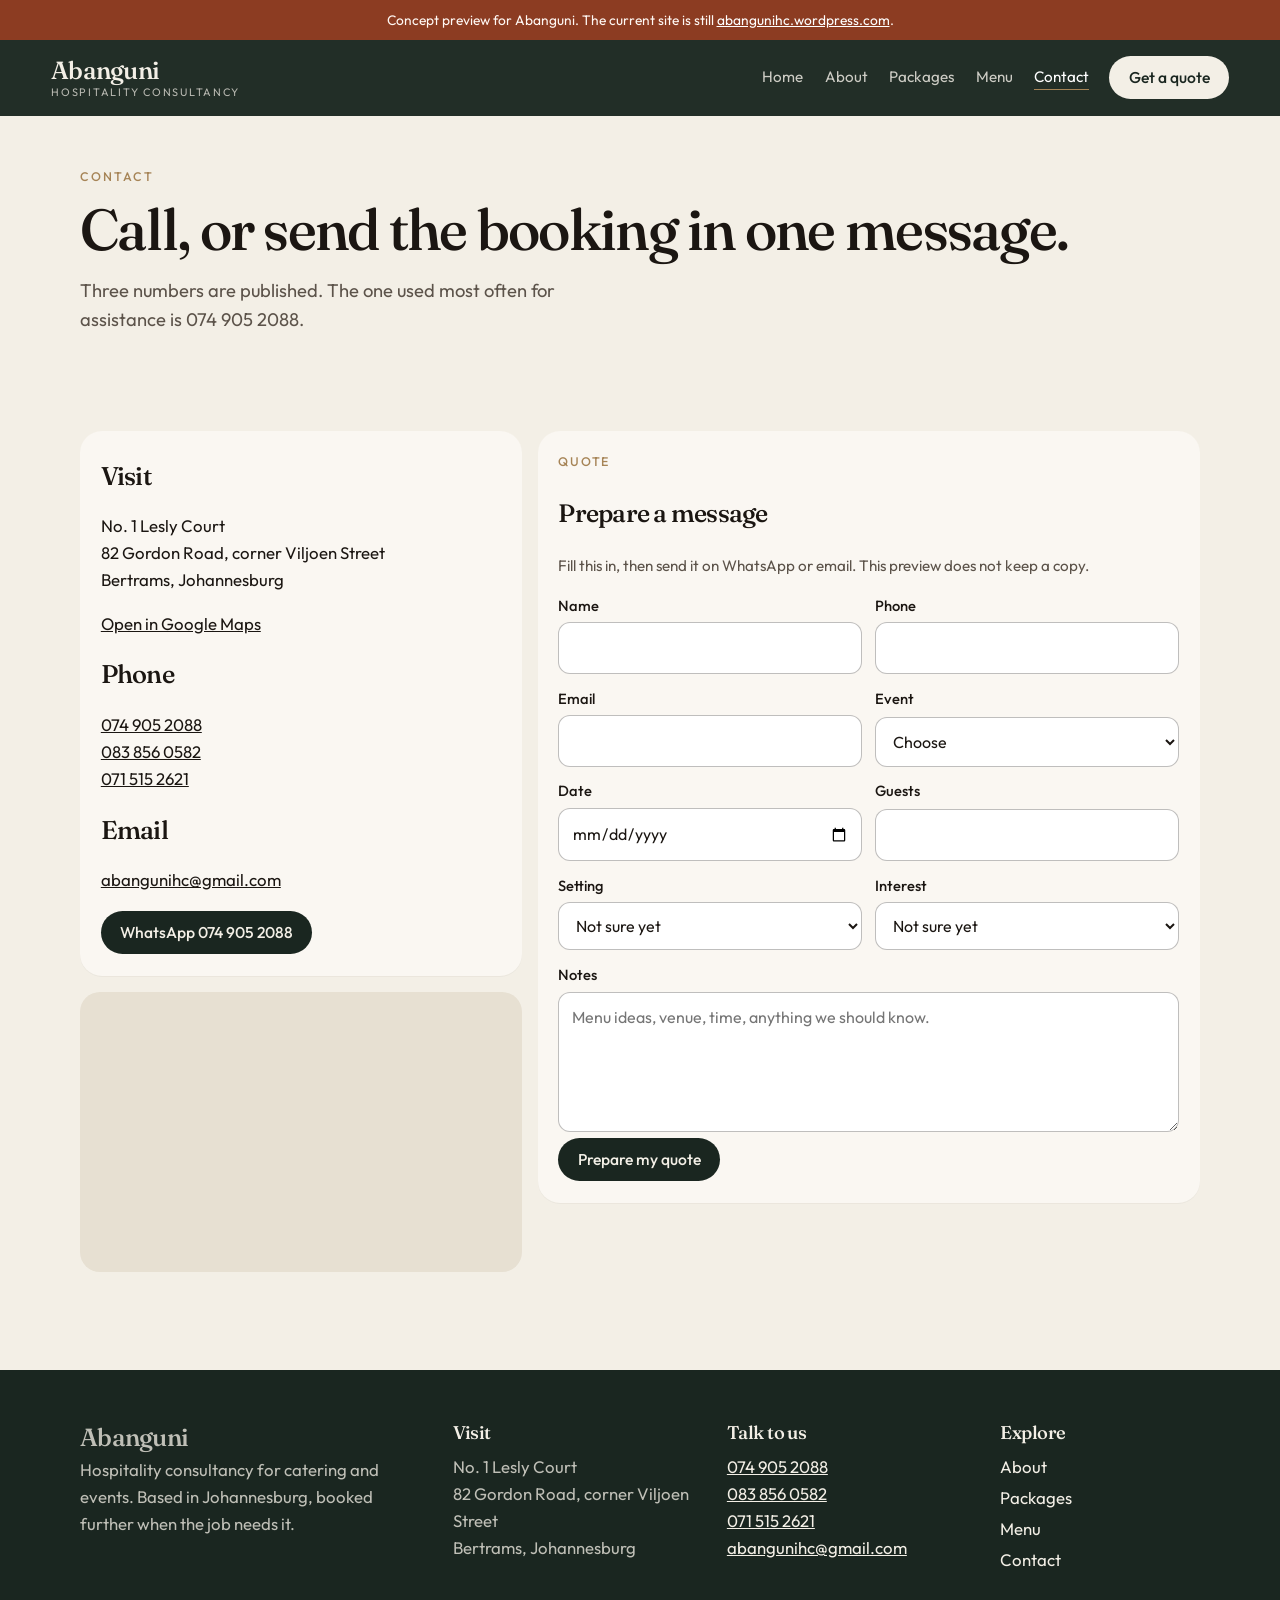
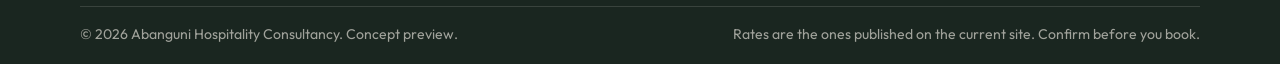
<file: contact.html>
<!DOCTYPE html>
<html lang="en-ZA">
<head>
  <meta charset="utf-8">
  <meta name="viewport" content="width=device-width, initial-scale=1">
  <meta name="robots" content="noindex">
  <title>Contact · Abanguni Hospitality Consultancy</title>
  <meta name="description" content="Call, WhatsApp or email Abanguni Hospitality Consultancy in Bertrams, Johannesburg. Prepare a quote and send it yourself.">
  <link rel="icon" href="favicon.svg" type="image/svg+xml">
  <link rel="preconnect" href="https://fonts.googleapis.com">
  <link rel="preconnect" href="https://fonts.gstatic.com" crossorigin>
  <link href="https://fonts.googleapis.com/css2?family=Fraunces:ital,opsz,wght@0,9..144,520;0,9..144,620;1,9..144,500&family=Outfit:wght@300;400;500;600&display=swap" rel="stylesheet">
  <link rel="stylesheet" href="css/styles.css">
</head>
<body>
  <a class="skip" href="#main">Skip to content</a>
  <div class="preview-bar">Concept preview for Abanguni. The current site is still <a href="https://abangunihc.wordpress.com">abangunihc.wordpress.com</a>.</div>
  <header class="site-header">
    <a class="logo" href="index.html">
      <span class="logo-mark">Abanguni</span>
      <span class="logo-sub">Hospitality Consultancy</span>
    </a>
    <button class="nav-toggle" type="button" aria-expanded="false" aria-controls="site-nav">Menu</button>
    <nav id="site-nav" class="site-nav" aria-label="Primary">
      <a href="index.html">Home</a>
      <a href="about.html">About</a>
      <a href="packages.html">Packages</a>
      <a href="menu.html">Menu</a>
      <a href="contact.html" aria-current="page">Contact</a>
    </nav>
    <a class="btn btn-light header-cta" href="#quote">Get a quote</a>
  </header>
  <main id="main">
    <section class="page-hero">
      <div class="wrap">
        <p class="eyebrow">Contact</p>
        <h1>Call, or send the booking in one message.</h1>
        <p class="lede">Three numbers are published. The one used most often for assistance is 074 905 2088.</p>
      </div>
    </section>
    <section class="section">
      <div class="wrap contact-grid">
        <div>
          <article class="info-card">
            <h2>Visit</h2>
            <p>No. 1 Lesly Court<br>82 Gordon Road, corner Viljoen Street<br>Bertrams, Johannesburg</p>
            <p><a href="https://maps.google.com/?q=82+Gordon+Road+corner+Viljoen+Street+Bertrams+Johannesburg" target="_blank" rel="noopener">Open in Google Maps</a></p>
            <h2>Phone</h2>
            <p>
              <a href="tel:+27749052088">074 905 2088</a><br>
              <a href="tel:+27838560582">083 856 0582</a><br>
              <a href="tel:+27715152621">071 515 2621</a>
            </p>
            <h2>Email</h2>
            <p><a href="mailto:abangunihc@gmail.com">abangunihc@gmail.com</a></p>
            <a class="btn" href="https://wa.me/27749052088" target="_blank" rel="noopener">WhatsApp 074 905 2088</a>
          </article>
          <iframe class="map" title="Map of Abanguni in Bertrams, Johannesburg" loading="lazy" referrerpolicy="no-referrer-when-downgrade" src="https://maps.google.com/maps?q=82%20Gordon%20Road%20Bertrams%20Johannesburg&z=16&output=embed"></iframe>
        </div>
        <form class="quote-card quote-form" id="quote">
          <p class="kicker">Quote</p>
          <h2>Prepare a message</h2>
          <p class="paper-fine">Fill this in, then send it on WhatsApp or email. This preview does not keep a copy.</p>
          <div class="form-grid">
            <label class="field">Name <span class="error">Add your name.</span><input name="name" required autocomplete="name"></label>
            <label class="field">Phone <span class="error">Add a number we can call.</span><input name="phone" required autocomplete="tel" inputmode="tel"></label>
            <label class="field">Email <span class="error">That email does not look complete.</span><input name="email" type="email" autocomplete="email"></label>
            <label class="field">Event <span class="error">Choose the kind of event.</span>
              <select name="event" required>
                <option value="">Choose</option>
                <option>Wedding</option>
                <option>Birthday</option>
                <option>Kids party</option>
                <option>Corporate</option>
                <option>Cocktail party</option>
                <option>Funeral</option>
                <option>Family function</option>
                <option>Drop-off</option>
                <option>Other</option>
              </select>
            </label>
            <label class="field">Date <input name="date" type="date"></label>
            <label class="field">Guests <span class="error">Use a guest count of at least 1.</span><input name="guests" type="number" min="1" inputmode="numeric"></label>
            <label class="field">Setting
              <select name="setting">
                <option value="">Not sure yet</option>
                <option>Indoor</option>
                <option>Outdoor</option>
                <option>Drop-off</option>
              </select>
            </label>
            <label class="field">Interest
              <select name="package">
                <option value="">Not sure yet</option>
                <option>Wedding for 100 guests</option>
                <option>Wedding for 150 guests</option>
                <option>Wedding for 200 guests</option>
                <option>Plated menu</option>
                <option>Breakfast</option>
                <option>Finger food</option>
                <option>Kids party</option>
                <option>Drop-off</option>
              </select>
            </label>
            <label class="field wide">Notes <textarea name="notes" placeholder="Menu ideas, venue, time, anything we should know."></textarea></label>
          </div>
          <div class="form-actions">
            <button class="btn" type="submit">Prepare my quote</button>
          </div>
          <div class="quote-ready" hidden>
            <h3>Ready to send</h3>
            <p class="paper-fine">Nothing has been sent yet. Use WhatsApp or email, or copy the message.</p>
            <textarea data-output readonly></textarea>
            <div class="form-actions">
              <a class="btn" data-wa href="https://wa.me/27749052088" target="_blank" rel="noopener">Send on WhatsApp</a>
              <a class="btn btn-ghost" data-mail href="mailto:abangunihc@gmail.com">Send by email</a>
              <button class="btn btn-ghost" type="button" data-copy>Copy</button>
            </div>
          </div>
        </form>
      </div>
    </section>
  </main>
  <footer class="site-footer">
    <div class="wrap footer-grid">
      <div>
        <p class="logo-mark">Abanguni</p>
        <p>Hospitality consultancy for catering and events. Based in Johannesburg, booked further when the job needs it.</p>
      </div>
      <div>
        <h2>Visit</h2>
        <p>No. 1 Lesly Court<br>82 Gordon Road, corner Viljoen Street<br>Bertrams, Johannesburg</p>
      </div>
      <div>
        <h2>Talk to us</h2>
        <p>
          <a href="tel:+27749052088">074 905 2088</a><br>
          <a href="tel:+27838560582">083 856 0582</a><br>
          <a href="tel:+27715152621">071 515 2621</a><br>
          <a href="mailto:abangunihc@gmail.com">abangunihc@gmail.com</a>
        </p>
      </div>
      <div>
        <h2>Explore</h2>
        <div class="footer-links">
          <a href="about.html">About</a>
          <a href="packages.html">Packages</a>
          <a href="menu.html">Menu</a>
          <a href="contact.html">Contact</a>
        </div>
      </div>
    </div>
    <div class="wrap footer-base">
      <p>© <span data-year>2026</span> Abanguni Hospitality Consultancy. Concept preview.</p>
      <p>Rates are the ones published on the current site. Confirm before you book.</p>
    </div>
  </footer>
  <div class="mobile-bar">
    <a href="tel:+27749052088">Call</a>
    <a href="https://wa.me/27749052088">WhatsApp</a>
  </div>
  <script src="js/site.js"></script>
</body>
</html>
</file>
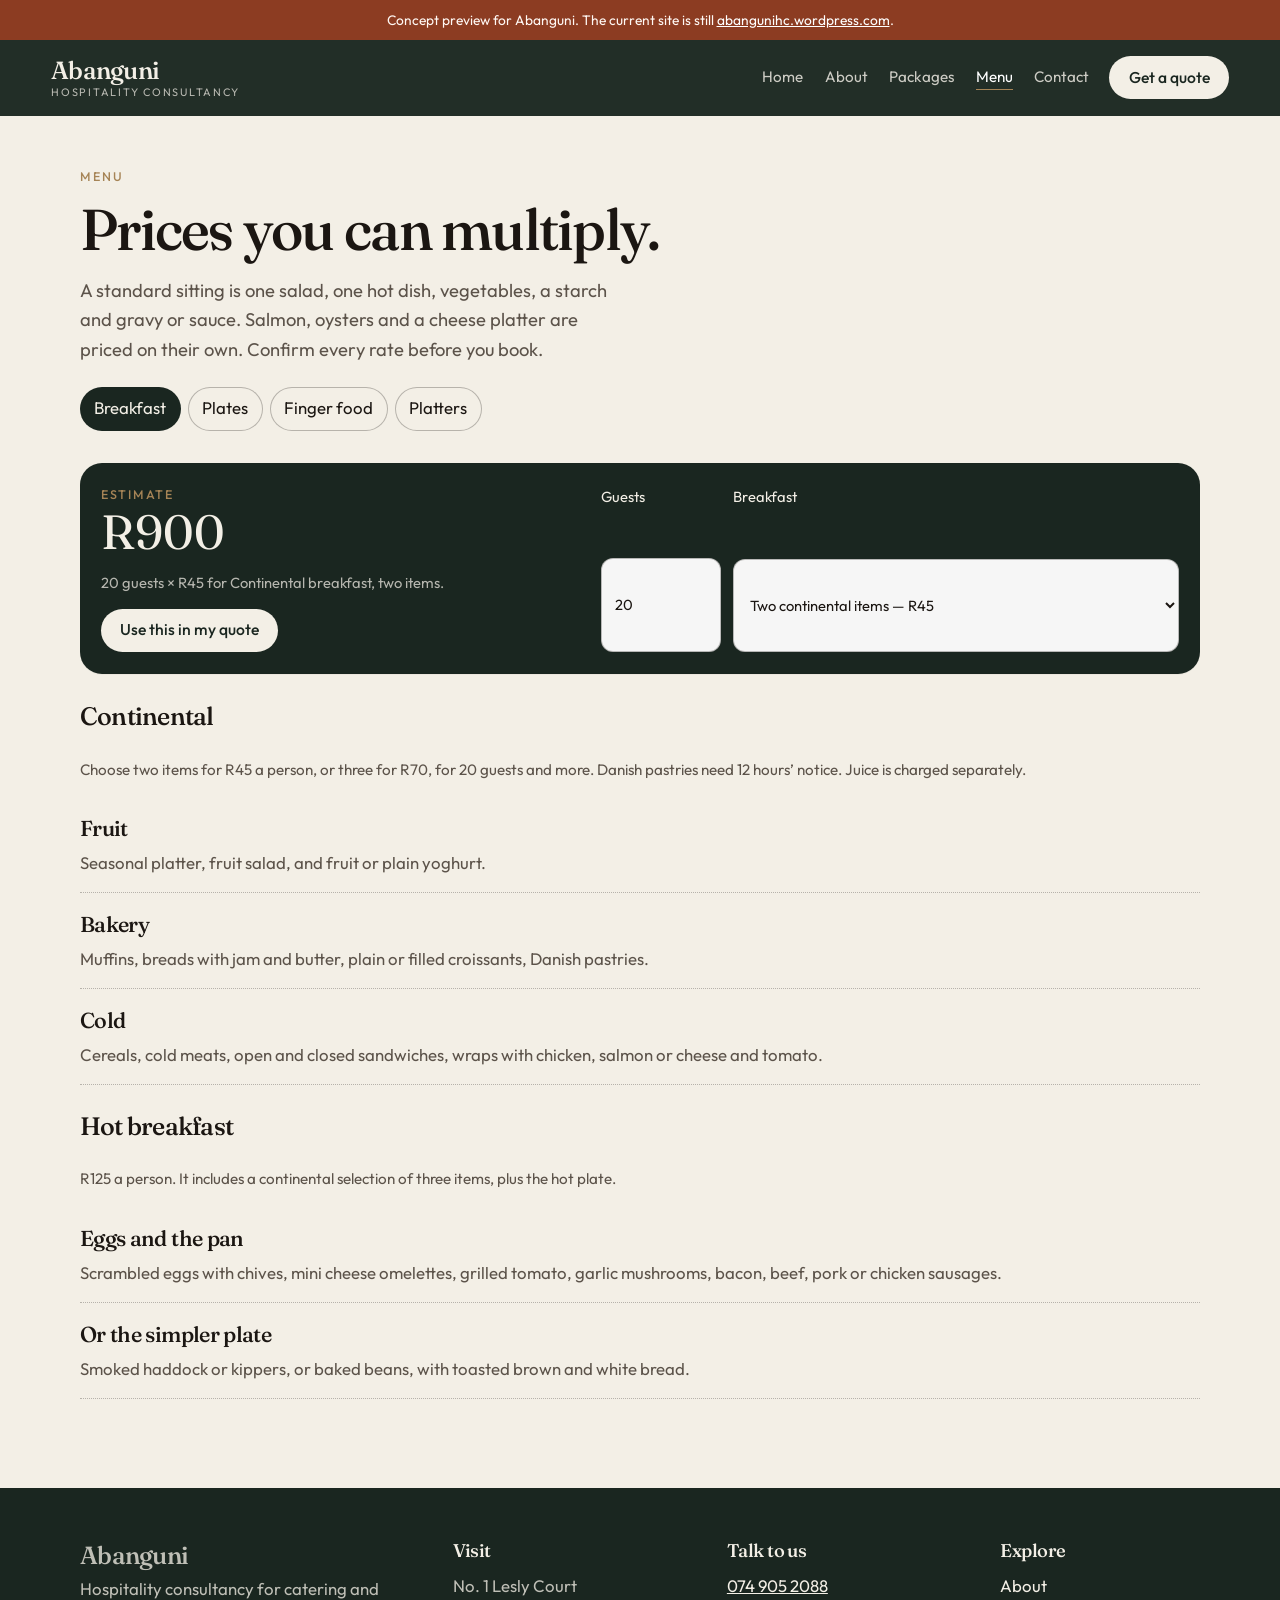
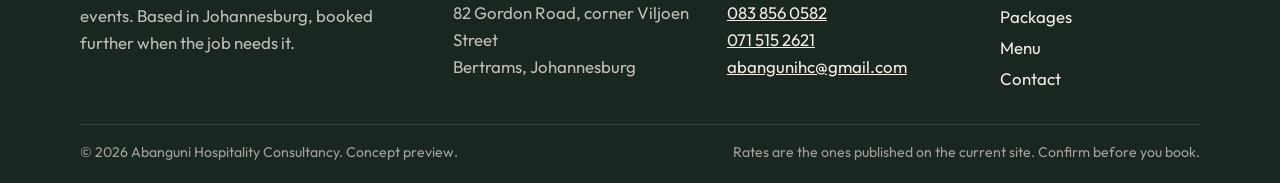
<file: menu.html>
<!DOCTYPE html>
<html lang="en-ZA">
<head>
  <meta charset="utf-8">
  <meta name="viewport" content="width=device-width, initial-scale=1">
  <meta name="robots" content="noindex">
  <title>Menu · Abanguni Hospitality Consultancy</title>
  <meta name="description" content="Abanguni’s catering menu: breakfast, plated chicken, lamb, beef and fish, finger food and platters, with per-person prices.">
  <link rel="icon" href="favicon.svg" type="image/svg+xml">
  <link rel="preconnect" href="https://fonts.googleapis.com">
  <link rel="preconnect" href="https://fonts.gstatic.com" crossorigin>
  <link href="https://fonts.googleapis.com/css2?family=Fraunces:ital,opsz,wght@0,9..144,520;0,9..144,620;1,9..144,500&family=Outfit:wght@300;400;500;600&display=swap" rel="stylesheet">
  <link rel="stylesheet" href="css/styles.css">
</head>
<body>
  <a class="skip" href="#main">Skip to content</a>
  <div class="preview-bar">Concept preview for Abanguni. The current site is still <a href="https://abangunihc.wordpress.com">abangunihc.wordpress.com</a>.</div>
  <header class="site-header">
    <a class="logo" href="index.html">
      <span class="logo-mark">Abanguni</span>
      <span class="logo-sub">Hospitality Consultancy</span>
    </a>
    <button class="nav-toggle" type="button" aria-expanded="false" aria-controls="site-nav">Menu</button>
    <nav id="site-nav" class="site-nav" aria-label="Primary">
      <a href="index.html">Home</a>
      <a href="about.html">About</a>
      <a href="packages.html">Packages</a>
      <a href="menu.html" aria-current="page">Menu</a>
      <a href="contact.html">Contact</a>
    </nav>
    <a class="btn btn-light header-cta" href="contact.html#quote">Get a quote</a>
  </header>
  <main id="main">
    <section class="page-hero">
      <div class="wrap">
        <p class="eyebrow">Menu</p>
        <h1>Prices you can multiply.</h1>
        <p class="lede">A standard sitting is one salad, one hot dish, vegetables, a starch and gravy or sauce. Salmon, oysters and a cheese platter are priced on their own. Confirm every rate before you book.</p>
        <div class="tabs" data-tabs role="tablist" aria-label="Menu sections">
          <button type="button" role="tab" aria-selected="true" aria-controls="breakfast" id="tab-breakfast">Breakfast</button>
          <button type="button" role="tab" aria-selected="false" aria-controls="plates" id="tab-plates">Plates</button>
          <button type="button" role="tab" aria-selected="false" aria-controls="finger" id="tab-finger">Finger food</button>
          <button type="button" role="tab" aria-selected="false" aria-controls="platters" id="tab-platters">Platters</button>
        </div>
      </div>
    </section>

    <section class="section" id="breakfast" role="tabpanel" aria-labelledby="tab-breakfast" style="padding-top: 0">
      <div class="wrap">
        <form class="estimate" data-estimate="breakfast" data-event="Corporate" data-package="Breakfast">
          <div>
            <p class="kicker">Estimate</p>
            <p class="total" data-total>R0</p>
            <p class="fine" data-note>Add a guest count to see the total.</p>
            <button class="btn btn-light" type="button" data-send-estimate>Use this in my quote</button>
          </div>
          <div class="controls">
            <label>Guests <input data-guests type="number" min="1" value="20" inputmode="numeric"></label>
            <label>Breakfast
              <select data-choice>
                <option value="45" data-name="Continental breakfast, two items" data-min="20">Two continental items — R45</option>
                <option value="70" data-name="Continental breakfast, three items" data-min="20">Three continental items — R70</option>
                <option value="125" data-name="Full hot breakfast">Full hot breakfast — R125</option>
              </select>
            </label>
          </div>
        </form>
        <h2>Continental</h2>
        <p class="paper-fine">Choose two items for R45 a person, or three for R70, for 20 guests and more. Danish pastries need 12 hours’ notice. Juice is charged separately.</p>
        <article class="dish"><div><h3>Fruit</h3><p>Seasonal platter, fruit salad, and fruit or plain yoghurt.</p></div></article>
        <article class="dish"><div><h3>Bakery</h3><p>Muffins, breads with jam and butter, plain or filled croissants, Danish pastries.</p></div></article>
        <article class="dish"><div><h3>Cold</h3><p>Cereals, cold meats, open and closed sandwiches, wraps with chicken, salmon or cheese and tomato.</p></div></article>
        <h2>Hot breakfast</h2>
        <p class="paper-fine">R125 a person. It includes a continental selection of three items, plus the hot plate.</p>
        <article class="dish"><div><h3>Eggs and the pan</h3><p>Scrambled eggs with chives, mini cheese omelettes, grilled tomato, garlic mushrooms, bacon, beef, pork or chicken sausages.</p></div></article>
        <article class="dish"><div><h3>Or the simpler plate</h3><p>Smoked haddock or kippers, or baked beans, with toasted brown and white bread.</p></div></article>
      </div>
    </section>

    <section class="section" id="plates" role="tabpanel" aria-labelledby="tab-plates" hidden style="padding-top: 0">
      <div class="wrap">
        <form class="estimate" data-estimate="plates" data-event="Family function" data-package="Plated menu">
          <div>
            <p class="kicker">Estimate</p>
            <p class="total" data-total>R0</p>
            <p class="fine" data-note>Add a guest count to see the total.</p>
            <button class="btn btn-light" type="button" data-send-estimate>Use this in my quote</button>
          </div>
          <div class="controls">
            <label>Guests <input data-guests type="number" min="1" value="50" inputmode="numeric"></label>
            <label>Plate
              <select data-choice>
                <option value="110" data-name="Chicken plate">Chicken — R110</option>
                <option value="120" data-name="Lamb plate">Lamb — R120</option>
                <option value="120" data-name="Beef plate">Beef — R120</option>
                <option value="125" data-name="Fish plate">Fish — R125</option>
              </select>
            </label>
          </div>
        </form>
        <h2>One hot dish</h2>
        <p class="paper-fine">Each price is one dish with salad, vegetables, starch and gravy or sauce. Pick one from each side list.</p>
        <article class="dish"><div><h3>Chicken</h3><p>Cajun roast, slow stew, mild coconut curry, chicken à la king, or biryani with an African twist.</p></div><span class="cost">R110</span></article>
        <article class="dish"><div><h3>Lamb</h3><p>Slow stew, knuckle or shoulder, coconut curry, grilled loin chops or shoulder, whole roasted leg with rosemary, garlic and thyme, or mutton biryani.</p></div><span class="cost">R120</span></article>
        <article class="dish"><div><h3>Beef</h3><p>Stew with mushroom, herb-crusted loin carved medium or well done, grilled boerewors, mini sirloin, or a portioned T-bone.</p></div><span class="cost">R120</span></article>
        <article class="dish"><div><h3>Fish</h3><p>Grilled fish of the day with lemon butter, seafood curry with coconut, or fish and chips.</p></div><span class="cost">R125</span></article>

        <h2>With it</h2>
        <div class="menu-sample">
          <article class="panel">
            <h3>Salad, choose one</h3>
            <ul>
              <li>Green salad with feta, tomato and olives</li>
              <li>Pasta salad with peppers and chives</li>
              <li>Carrot and onion with mango and sweet chilli</li>
              <li>Beetroot with chutney</li>
              <li>Smoked chicken with a light curry sauce</li>
              <li>Potato salad with egg</li>
              <li>Chakalaka with cabbage and spinach</li>
              <li>Coleslaw</li>
              <li>Parma ham, parmesan and spanspek</li>
              <li>Caesar, with bacon, chicken or anchovy</li>
              <li>Calamari with peppers and onion</li>
              <li>Smoked salmon, priced separately</li>
              <li>Garlic mushroom with cheddar, priced separately</li>
              <li>Prawn and avocado cocktail, with a Tabasco dressing</li>
            </ul>
            <p class="paper-fine">A few salads were marked on the old menu as adding R12 to R15. Ask which ones still do.</p>
          </article>
          <article class="panel">
            <h3>Vegetables, starch, gravy</h3>
            <ul>
              <li>Steamed or garlic-grilled mixed vegetables</li>
              <li>Roasted butternut with cinnamon</li>
              <li>Spinach with garlic and onion, or creamed spinach</li>
              <li>Broccoli and cauliflower with cheese sauce</li>
              <li>Savoury rice, roast potatoes, mash, couscous, dumplings or pap</li>
              <li>Samp, plain or with beans, ordered 24 hours ahead</li>
              <li>Bread</li>
              <li>Tomato, mutton or chicken gravy</li>
            </ul>
            <h3>Vegetarian, instead of the meat</h3>
            <ul>
              <li>Napolitana pasta</li>
              <li>Creamy pasta with grilled vegetables</li>
              <li>Mushroom risotto</li>
              <li>Vegetable biryani</li>
              <li>Vegetable lasagne</li>
              <li>Mushroom and spinach with cheese sauce</li>
            </ul>
          </article>
        </div>
      </div>
    </section>

    <section class="section" id="finger" role="tabpanel" aria-labelledby="tab-finger" hidden style="padding-top: 0">
      <div class="wrap">
        <form class="estimate" data-estimate="finger" data-event="Cocktail party" data-package="Finger food">
          <div>
            <p class="kicker">Estimate</p>
            <p class="total" data-total>R0</p>
            <p class="fine" data-note>Add a guest count to see the total.</p>
            <button class="btn btn-light" type="button" data-send-estimate>Use this in my quote</button>
          </div>
          <div class="controls">
            <label>Guests <input data-guests type="number" min="1" value="40" inputmode="numeric"></label>
            <label>Spread
              <select data-choice>
                <option value="90" data-name="Finger food, 3 items">3 items — R90</option>
                <option value="135" data-name="Finger food, 3 cold and 4 hot">3 cold and 4 hot — R135</option>
                <option value="160" data-name="Finger food, 3 cold and 5 hot">3 cold and 5 hot — R160</option>
              </select>
            </label>
          </div>
        </form>
        <h2>Pass-around food</h2>
        <div class="menu-sample">
          <article class="panel">
            <h3>Cold</h3>
            <ul>
              <li>Open canapés</li>
              <li>Vegetable crudités with dip</li>
              <li>Mini pitas with vegetarian fillings</li>
            </ul>
          </article>
          <article class="panel">
            <h3>Hot</h3>
            <ul>
              <li>Mini meatballs, spring rolls, vegetarian quiche</li>
              <li>Chicken drumsticks and skewers</li>
              <li>Lamb chops and skewers</li>
              <li>Beef kebabs with peppers</li>
              <li>Fish fillets, fried or grilled</li>
              <li>Potato wedges, mini pies, sausage rolls</li>
            </ul>
          </article>
        </div>
      </div>
    </section>

    <section class="section" id="platters" role="tabpanel" aria-labelledby="tab-platters" hidden style="padding-top: 0">
      <div class="wrap">
        <h2>Platters</h2>
        <p class="paper-fine">These are snacks. For a full lunch, use a plated menu. Desserts are charged on their own.</p>
        <article class="dish"><div><h3>Scones and muffins</h3></div><span class="cost">R250</span></article>
        <article class="dish"><div><h3>Sandwiches</h3><p>Wraps, spinach and feta pitas, and closed sandwiches: tuna, ham and cheese, tomato and cheese, chicken mayonnaise.</p></div><span class="cost">R350</span></article>
        <article class="dish"><div><h3>Vegetarian</h3><p>Spring rolls, quiche and deep-fried mushrooms.</p></div><span class="cost">R300</span></article>
        <article class="dish"><div><h3>Chicken</h3><p>Drumsticks, sticky winglets, mini pies and skewers.</p></div><span class="cost">R550</span></article>
        <article class="dish"><div><h3>Meat</h3><p>Meatballs, beef skewers, lamb skewers or chops, chicken drumsticks.</p></div><span class="cost">R700</span></article>
        <article class="dish"><div><h3>Seafood, for 10</h3><p>Crumbed calamari, fish fingers, grilled fish and fish cakes.</p></div><span class="cost">R750</span></article>
        <h2>Desserts, priced when you order</h2>
        <div class="chip-row">
          <span class="chip">Chocolate mousse</span>
          <span class="chip">Carrot cake</span>
          <span class="chip">Fruit tartlets</span>
          <span class="chip">Fruit salad and ice cream</span>
          <span class="chip">Black Forest</span>
          <span class="chip">Fruit platters</span>
          <span class="chip">Crème brûlée</span>
          <span class="chip">Milk tartlets</span>
          <span class="chip">Baked cheesecake</span>
          <span class="chip">Malva pudding and custard</span>
        </div>
        <div class="form-actions">
          <a class="btn" href="contact.html?package=Plated%20menu#quote">Ask for a platter quote</a>
        </div>
      </div>
    </section>
  </main>
  <footer class="site-footer">
    <div class="wrap footer-grid">
      <div>
        <p class="logo-mark">Abanguni</p>
        <p>Hospitality consultancy for catering and events. Based in Johannesburg, booked further when the job needs it.</p>
      </div>
      <div>
        <h2>Visit</h2>
        <p>No. 1 Lesly Court<br>82 Gordon Road, corner Viljoen Street<br>Bertrams, Johannesburg</p>
      </div>
      <div>
        <h2>Talk to us</h2>
        <p>
          <a href="tel:+27749052088">074 905 2088</a><br>
          <a href="tel:+27838560582">083 856 0582</a><br>
          <a href="tel:+27715152621">071 515 2621</a><br>
          <a href="mailto:abangunihc@gmail.com">abangunihc@gmail.com</a>
        </p>
      </div>
      <div>
        <h2>Explore</h2>
        <div class="footer-links">
          <a href="about.html">About</a>
          <a href="packages.html">Packages</a>
          <a href="menu.html">Menu</a>
          <a href="contact.html">Contact</a>
        </div>
      </div>
    </div>
    <div class="wrap footer-base">
      <p>© <span data-year>2026</span> Abanguni Hospitality Consultancy. Concept preview.</p>
      <p>Rates are the ones published on the current site. Confirm before you book.</p>
    </div>
  </footer>
  <div class="mobile-bar">
    <a href="tel:+27749052088">Call</a>
    <a href="https://wa.me/27749052088">WhatsApp</a>
  </div>
  <script src="js/site.js"></script>
</body>
</html>
</file>
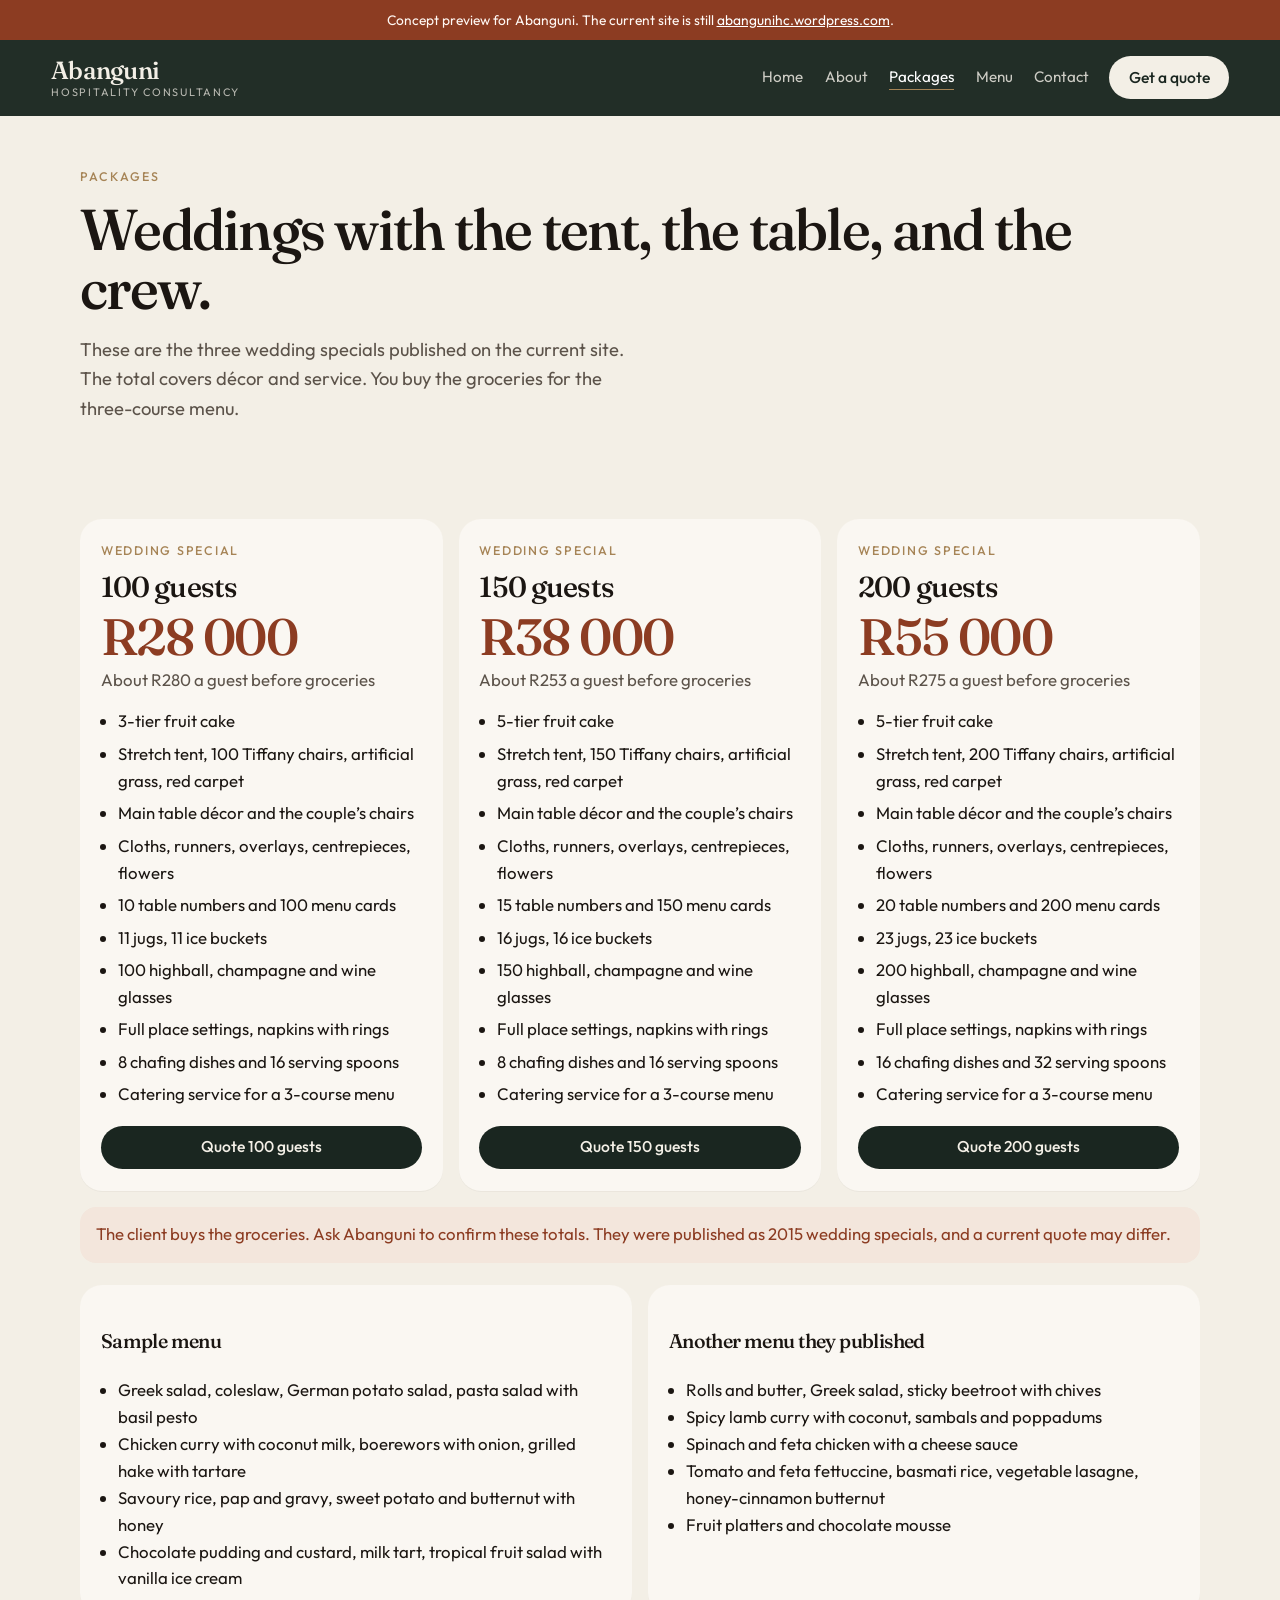
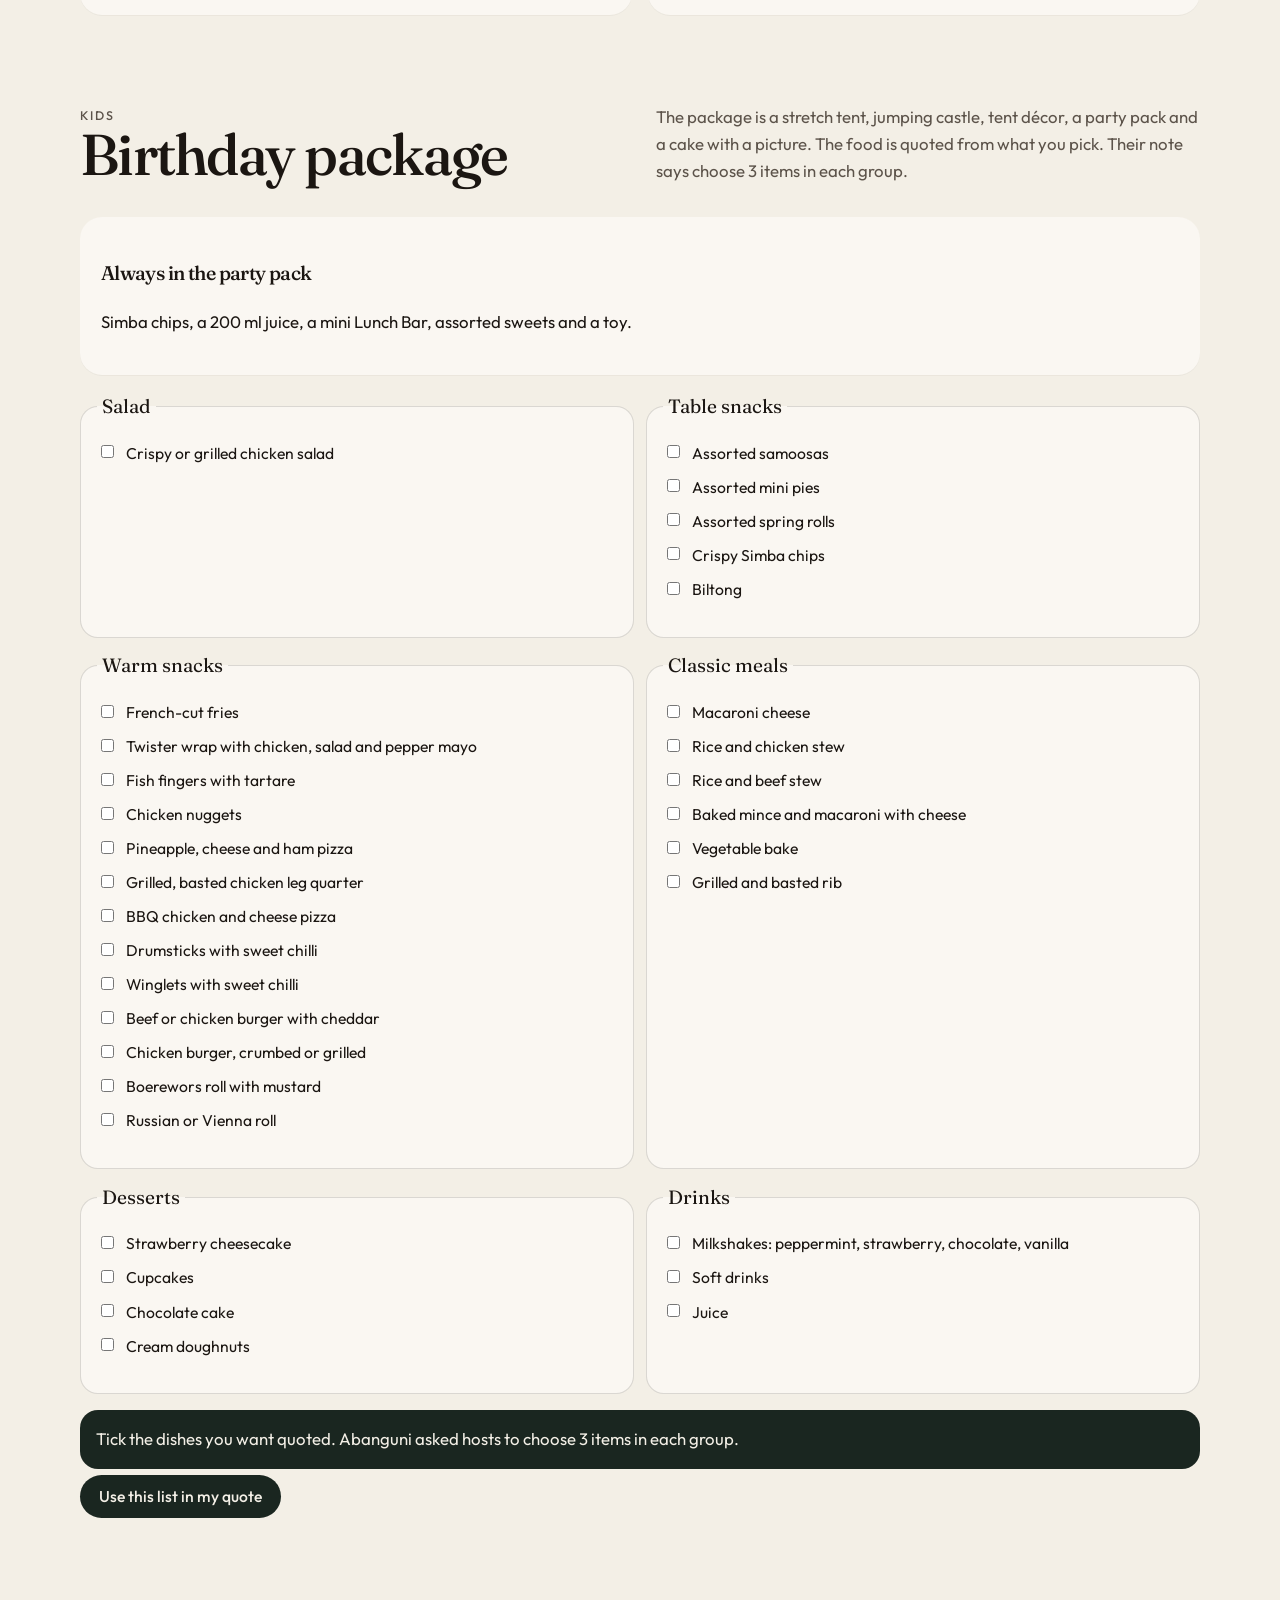
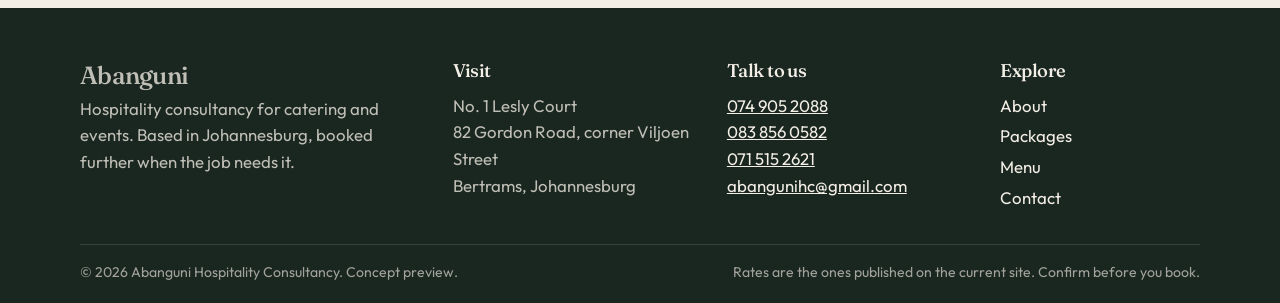
<file: packages.html>
<!DOCTYPE html>
<html lang="en-ZA">
<head>
  <meta charset="utf-8">
  <meta name="viewport" content="width=device-width, initial-scale=1">
  <meta name="robots" content="noindex">
  <title>Packages · Abanguni Hospitality Consultancy</title>
  <meta name="description" content="Abanguni wedding packages for 100, 150 and 200 guests, plus kids’ birthday parties. Published totals, and what is included.">
  <link rel="icon" href="favicon.svg" type="image/svg+xml">
  <link rel="preconnect" href="https://fonts.googleapis.com">
  <link rel="preconnect" href="https://fonts.gstatic.com" crossorigin>
  <link href="https://fonts.googleapis.com/css2?family=Fraunces:ital,opsz,wght@0,9..144,520;0,9..144,620;1,9..144,500&family=Outfit:wght@300;400;500;600&display=swap" rel="stylesheet">
  <link rel="stylesheet" href="css/styles.css">
</head>
<body>
  <a class="skip" href="#main">Skip to content</a>
  <div class="preview-bar">Concept preview for Abanguni. The current site is still <a href="https://abangunihc.wordpress.com">abangunihc.wordpress.com</a>.</div>
  <header class="site-header">
    <a class="logo" href="index.html">
      <span class="logo-mark">Abanguni</span>
      <span class="logo-sub">Hospitality Consultancy</span>
    </a>
    <button class="nav-toggle" type="button" aria-expanded="false" aria-controls="site-nav">Menu</button>
    <nav id="site-nav" class="site-nav" aria-label="Primary">
      <a href="index.html">Home</a>
      <a href="about.html">About</a>
      <a href="packages.html" aria-current="page">Packages</a>
      <a href="menu.html">Menu</a>
      <a href="contact.html">Contact</a>
    </nav>
    <a class="btn btn-light header-cta" href="contact.html#quote">Get a quote</a>
  </header>
  <main id="main">
    <section class="page-hero">
      <div class="wrap">
        <p class="eyebrow">Packages</p>
        <h1>Weddings with the tent, the table, and the crew.</h1>
        <p class="lede">These are the three wedding specials published on the current site. The total covers décor and service. You buy the groceries for the three-course menu.</p>
      </div>
    </section>

    <section class="section">
      <div class="wrap package-grid">
        <article class="package-card" id="wedding-100">
          <p class="kicker">Wedding special</p>
          <h2>100 guests</h2>
          <p class="price">R28 000</p>
          <p class="per">About R280 a guest before groceries</p>
          <ul>
            <li>3-tier fruit cake</li>
            <li>Stretch tent, 100 Tiffany chairs, artificial grass, red carpet</li>
            <li>Main table décor and the couple’s chairs</li>
            <li>Cloths, runners, overlays, centrepieces, flowers</li>
            <li>10 table numbers and 100 menu cards</li>
            <li>11 jugs, 11 ice buckets</li>
            <li>100 highball, champagne and wine glasses</li>
            <li>Full place settings, napkins with rings</li>
            <li>8 chafing dishes and 16 serving spoons</li>
            <li>Catering service for a 3-course menu</li>
          </ul>
          <a class="btn" href="contact.html?event=Wedding&amp;guests=100&amp;package=Wedding%20for%20100%20guests&amp;setting=Outdoor#quote">Quote 100 guests</a>
        </article>
        <article class="package-card" id="wedding-150">
          <p class="kicker">Wedding special</p>
          <h2>150 guests</h2>
          <p class="price">R38 000</p>
          <p class="per">About R253 a guest before groceries</p>
          <ul>
            <li>5-tier fruit cake</li>
            <li>Stretch tent, 150 Tiffany chairs, artificial grass, red carpet</li>
            <li>Main table décor and the couple’s chairs</li>
            <li>Cloths, runners, overlays, centrepieces, flowers</li>
            <li>15 table numbers and 150 menu cards</li>
            <li>16 jugs, 16 ice buckets</li>
            <li>150 highball, champagne and wine glasses</li>
            <li>Full place settings, napkins with rings</li>
            <li>8 chafing dishes and 16 serving spoons</li>
            <li>Catering service for a 3-course menu</li>
          </ul>
          <a class="btn" href="contact.html?event=Wedding&amp;guests=150&amp;package=Wedding%20for%20150%20guests&amp;setting=Outdoor#quote">Quote 150 guests</a>
        </article>
        <article class="package-card" id="wedding-200">
          <p class="kicker">Wedding special</p>
          <h2>200 guests</h2>
          <p class="price">R55 000</p>
          <p class="per">About R275 a guest before groceries</p>
          <ul>
            <li>5-tier fruit cake</li>
            <li>Stretch tent, 200 Tiffany chairs, artificial grass, red carpet</li>
            <li>Main table décor and the couple’s chairs</li>
            <li>Cloths, runners, overlays, centrepieces, flowers</li>
            <li>20 table numbers and 200 menu cards</li>
            <li>23 jugs, 23 ice buckets</li>
            <li>200 highball, champagne and wine glasses</li>
            <li>Full place settings, napkins with rings</li>
            <li>16 chafing dishes and 32 serving spoons</li>
            <li>Catering service for a 3-course menu</li>
          </ul>
          <a class="btn" href="contact.html?event=Wedding&amp;guests=200&amp;package=Wedding%20for%20200%20guests&amp;setting=Outdoor#quote">Quote 200 guests</a>
        </article>
      </div>
      <div class="wrap">
        <p class="callout">The client buys the groceries. Ask Abanguni to confirm these totals. They were published as 2015 wedding specials, and a current quote may differ.</p>
        <div class="menu-sample">
          <article class="panel">
            <h3>Sample menu</h3>
            <ul>
              <li>Greek salad, coleslaw, German potato salad, pasta salad with basil pesto</li>
              <li>Chicken curry with coconut milk, boerewors with onion, grilled hake with tartare</li>
              <li>Savoury rice, pap and gravy, sweet potato and butternut with honey</li>
              <li>Chocolate pudding and custard, milk tart, tropical fruit salad with vanilla ice cream</li>
            </ul>
          </article>
          <article class="panel">
            <h3>Another menu they published</h3>
            <ul>
              <li>Rolls and butter, Greek salad, sticky beetroot with chives</li>
              <li>Spicy lamb curry with coconut, sambals and poppadums</li>
              <li>Spinach and feta chicken with a cheese sauce</li>
              <li>Tomato and feta fettuccine, basmati rice, vegetable lasagne, honey-cinnamon butternut</li>
              <li>Fruit platters and chocolate mousse</li>
            </ul>
          </article>
        </div>
      </div>
    </section>

    <section class="section" id="kids" style="padding-top: 0">
      <div class="wrap">
        <div class="section-head">
          <div>
            <p class="eyebrow">Kids</p>
            <h2>Birthday package</h2>
          </div>
          <p>The package is a stretch tent, jumping castle, tent décor, a party pack and a cake with a picture. The food is quoted from what you pick. Their note says choose 3 items in each group.</p>
        </div>
        <article class="panel" style="margin-bottom: 1rem">
          <h3>Always in the party pack</h3>
          <p>Simba chips, a 200&nbsp;ml juice, a mini Lunch Bar, assorted sweets and a toy.</p>
        </article>
        <div data-kids>
          <div class="kids-grid">
            <fieldset>
              <legend>Salad</legend>
              <label class="check"><input type="checkbox" data-group="Salad" value="Crispy or grilled chicken salad"> Crispy or grilled chicken salad</label>
              <p class="over" data-group-note="Salad"></p>
            </fieldset>
            <fieldset>
              <legend>Table snacks</legend>
              <label class="check"><input type="checkbox" data-group="Table snacks" value="Samoosas"> Assorted samoosas</label>
              <label class="check"><input type="checkbox" data-group="Table snacks" value="Mini pies"> Assorted mini pies</label>
              <label class="check"><input type="checkbox" data-group="Table snacks" value="Spring rolls"> Assorted spring rolls</label>
              <label class="check"><input type="checkbox" data-group="Table snacks" value="Simba chips"> Crispy Simba chips</label>
              <label class="check"><input type="checkbox" data-group="Table snacks" value="Biltong"> Biltong</label>
              <p class="over" data-group-note="Table snacks"></p>
            </fieldset>
            <fieldset>
              <legend>Warm snacks</legend>
              <label class="check"><input type="checkbox" data-group="Warm snacks" value="Fries"> French-cut fries</label>
              <label class="check"><input type="checkbox" data-group="Warm snacks" value="Twister wrap"> Twister wrap with chicken, salad and pepper mayo</label>
              <label class="check"><input type="checkbox" data-group="Warm snacks" value="Fish fingers"> Fish fingers with tartare</label>
              <label class="check"><input type="checkbox" data-group="Warm snacks" value="Chicken nuggets"> Chicken nuggets</label>
              <label class="check"><input type="checkbox" data-group="Warm snacks" value="Ham and pineapple pizza"> Pineapple, cheese and ham pizza</label>
              <label class="check"><input type="checkbox" data-group="Warm snacks" value="Chicken leg quarter"> Grilled, basted chicken leg quarter</label>
              <label class="check"><input type="checkbox" data-group="Warm snacks" value="BBQ chicken pizza"> BBQ chicken and cheese pizza</label>
              <label class="check"><input type="checkbox" data-group="Warm snacks" value="Sweet chilli drumsticks"> Drumsticks with sweet chilli</label>
              <label class="check"><input type="checkbox" data-group="Warm snacks" value="Sweet chilli winglets"> Winglets with sweet chilli</label>
              <label class="check"><input type="checkbox" data-group="Warm snacks" value="Beef or chicken burger"> Beef or chicken burger with cheddar</label>
              <label class="check"><input type="checkbox" data-group="Warm snacks" value="Chicken burger"> Chicken burger, crumbed or grilled</label>
              <label class="check"><input type="checkbox" data-group="Warm snacks" value="Boerewors roll"> Boerewors roll with mustard</label>
              <label class="check"><input type="checkbox" data-group="Warm snacks" value="Russian or Vienna roll"> Russian or Vienna roll</label>
              <p class="over" data-group-note="Warm snacks"></p>
            </fieldset>
            <fieldset>
              <legend>Classic meals</legend>
              <label class="check"><input type="checkbox" data-group="Classic meals" value="Macaroni cheese"> Macaroni cheese</label>
              <label class="check"><input type="checkbox" data-group="Classic meals" value="Rice and chicken stew"> Rice and chicken stew</label>
              <label class="check"><input type="checkbox" data-group="Classic meals" value="Rice and beef stew"> Rice and beef stew</label>
              <label class="check"><input type="checkbox" data-group="Classic meals" value="Baked mince and macaroni"> Baked mince and macaroni with cheese</label>
              <label class="check"><input type="checkbox" data-group="Classic meals" value="Vegetable bake"> Vegetable bake</label>
              <label class="check"><input type="checkbox" data-group="Classic meals" value="Grilled rib"> Grilled and basted rib</label>
              <p class="over" data-group-note="Classic meals"></p>
            </fieldset>
            <fieldset>
              <legend>Desserts</legend>
              <label class="check"><input type="checkbox" data-group="Desserts" value="Strawberry cheesecake"> Strawberry cheesecake</label>
              <label class="check"><input type="checkbox" data-group="Desserts" value="Cupcakes"> Cupcakes</label>
              <label class="check"><input type="checkbox" data-group="Desserts" value="Chocolate cake"> Chocolate cake</label>
              <label class="check"><input type="checkbox" data-group="Desserts" value="Cream doughnuts"> Cream doughnuts</label>
              <p class="over" data-group-note="Desserts"></p>
            </fieldset>
            <fieldset>
              <legend>Drinks</legend>
              <label class="check"><input type="checkbox" data-group="Drinks" value="Milkshakes"> Milkshakes: peppermint, strawberry, chocolate, vanilla</label>
              <label class="check"><input type="checkbox" data-group="Drinks" value="Soft drinks"> Soft drinks</label>
              <label class="check"><input type="checkbox" data-group="Drinks" value="Juice"> Juice</label>
              <p class="over" data-group-note="Drinks"></p>
            </fieldset>
          </div>
          <div class="summary-box" data-kids-summary tabindex="-1">Tick the dishes you want quoted.</div>
          <div class="form-actions">
            <button class="btn" type="button" data-send-kids>Use this list in my quote</button>
          </div>
        </div>
      </div>
    </section>
  </main>
  <footer class="site-footer">
    <div class="wrap footer-grid">
      <div>
        <p class="logo-mark">Abanguni</p>
        <p>Hospitality consultancy for catering and events. Based in Johannesburg, booked further when the job needs it.</p>
      </div>
      <div>
        <h2>Visit</h2>
        <p>No. 1 Lesly Court<br>82 Gordon Road, corner Viljoen Street<br>Bertrams, Johannesburg</p>
      </div>
      <div>
        <h2>Talk to us</h2>
        <p>
          <a href="tel:+27749052088">074 905 2088</a><br>
          <a href="tel:+27838560582">083 856 0582</a><br>
          <a href="tel:+27715152621">071 515 2621</a><br>
          <a href="mailto:abangunihc@gmail.com">abangunihc@gmail.com</a>
        </p>
      </div>
      <div>
        <h2>Explore</h2>
        <div class="footer-links">
          <a href="about.html">About</a>
          <a href="packages.html">Packages</a>
          <a href="menu.html">Menu</a>
          <a href="contact.html">Contact</a>
        </div>
      </div>
    </div>
    <div class="wrap footer-base">
      <p>© <span data-year>2026</span> Abanguni Hospitality Consultancy. Concept preview.</p>
      <p>Rates are the ones published on the current site. Confirm before you book.</p>
    </div>
  </footer>
  <div class="mobile-bar">
    <a href="tel:+27749052088">Call</a>
    <a href="https://wa.me/27749052088">WhatsApp</a>
  </div>
  <script src="js/site.js"></script>
</body>
</html>
</file>
<file: css/styles.css>
:root {
  --ink: #1b1612;
  --muted: #5c534a;
  --cream: #f3efe6;
  --cream-2: #e7e0d2;
  --paper: #faf7f2;
  --olive: #1a2620;
  --olive-2: #24352c;
  --clay: #b55232;
  --clay-deep: #8c3c22;
  --brass: #a68456;
  --line: rgba(27, 22, 18, 0.14);
  --line-strong: rgba(27, 22, 18, 0.28);
  --serif: "Fraunces", "Iowan Old Style", Georgia, serif;
  --sans: "Outfit", "Segoe UI", sans-serif;
  --shadow: 0 24px 60px rgba(26, 38, 32, 0.12);
  --header: 76px;
  --max: 1120px;
  --radius: 22px;
}

*,
*::before,
*::after { box-sizing: border-box; }

html { scroll-behavior: smooth; }

body {
  margin: 0;
  background: var(--cream);
  color: var(--ink);
  font-family: var(--sans);
  font-size: 1.05rem;
  line-height: 1.6;
  font-weight: 400;
}

body.nav-open { overflow: hidden; }

img { max-width: 100%; display: block; background: #ddd4c4; }

a { color: inherit; }

:focus-visible {
  outline: 2px solid var(--clay);
  outline-offset: 3px;
}

::selection { background: #efd0c4; color: var(--ink); }

.skip {
  position: absolute;
  left: 1rem;
  top: -4rem;
  background: var(--paper);
  color: var(--ink);
  padding: 0.6rem 0.9rem;
  z-index: 50;
}

.skip:focus { top: 1rem; }

.preview-bar {
  background: var(--clay-deep);
  color: #fff8f4;
  font-size: 0.86rem;
  text-align: center;
  padding: 0.55rem 1rem;
}

.preview-bar a { color: #fff; }

.wrap {
  width: min(var(--max), calc(100% - 2.4rem));
  margin-inline: auto;
}

.site-header {
  position: sticky;
  top: 0;
  z-index: 30;
  display: flex;
  align-items: center;
  gap: 1.25rem;
  min-height: var(--header);
  padding: 0.75rem 4vw;
  background: rgba(26, 38, 32, 0.96);
  color: var(--cream);
  backdrop-filter: blur(12px);
}

.logo {
  display: flex;
  flex-direction: column;
  text-decoration: none;
  margin-right: auto;
  line-height: 1;
}

.logo-mark {
  font-family: var(--serif);
  font-weight: 520;
  font-size: 1.55rem;
  letter-spacing: -0.03em;
}

.logo-sub {
  margin-top: 0.28rem;
  font-size: 0.68rem;
  letter-spacing: 0.16em;
  text-transform: uppercase;
  color: rgba(243, 239, 230, 0.72);
}

.site-nav {
  display: flex;
  align-items: center;
  gap: 1.35rem;
}

.site-nav a {
  text-decoration: none;
  font-size: 0.95rem;
  color: rgba(243, 239, 230, 0.82);
}

.site-nav a[aria-current="page"] {
  color: #fff;
  box-shadow: inset 0 -1px 0 var(--brass);
}

.nav-toggle {
  display: none;
  border: 1px solid rgba(243, 239, 230, 0.3);
  background: transparent;
  color: var(--cream);
  border-radius: 999px;
  padding: 0.45rem 0.8rem;
  font: inherit;
  cursor: pointer;
}

.btn {
  display: inline-flex;
  align-items: center;
  justify-content: center;
  gap: 0.45rem;
  border: 0;
  border-radius: 999px;
  padding: 0.85rem 1.2rem;
  background: var(--olive);
  color: var(--cream);
  text-decoration: none;
  font: inherit;
  font-size: 0.98rem;
  font-weight: 500;
  cursor: pointer;
  line-height: 1;
}

.btn:hover { background: var(--clay); color: #fff; }

.btn-light {
  background: var(--cream);
  color: var(--olive);
}

.btn-light:hover { background: #fff; color: var(--clay-deep); }

.btn-ghost {
  background: transparent;
  color: var(--ink);
  box-shadow: inset 0 0 0 1px var(--line-strong);
}

.btn-ghost:hover { background: var(--olive); color: var(--cream); }

.btn-line {
  background: transparent;
  color: var(--cream);
  box-shadow: inset 0 0 0 1px rgba(243, 239, 230, 0.35);
}

.btn-line:hover { background: var(--cream); color: var(--olive); }

.header-cta { white-space: nowrap; }

.hero {
  background:
    radial-gradient(900px 420px at 90% -10%, rgba(166, 132, 86, 0.28), transparent 60%),
    var(--olive);
  color: var(--cream);
}

.hero-grid {
  display: grid;
  grid-template-columns: 1.05fr 0.95fr;
  gap: 3rem;
  align-items: end;
  padding: 3.5rem 0 4rem;
}

.eyebrow {
  margin: 0 0 0.9rem;
  font-size: 0.78rem;
  letter-spacing: 0.16em;
  text-transform: uppercase;
  color: var(--brass);
  font-weight: 500;
}

h1, h2, h3, .price, .logo-mark {
  font-family: var(--serif);
  font-weight: 520;
  letter-spacing: -0.03em;
}

h1 {
  margin: 0;
  font-size: clamp(3.3rem, 7vw, 6.1rem);
  line-height: 0.92;
}

h1 em {
  font-style: italic;
  font-weight: 500;
  color: #f0d7c4;
}

.lede {
  margin: 1.3rem 0 0;
  max-width: 38rem;
  font-size: 1.18rem;
  color: rgba(243, 239, 230, 0.82);
}

.hero-actions {
  display: flex;
  flex-wrap: wrap;
  gap: 0.75rem;
  margin-top: 1.7rem;
}

.hero-note {
  margin: 1.15rem 0 0;
  color: rgba(243, 239, 230, 0.7);
  font-size: 0.95rem;
}

.hero-frame {
  position: relative;
}

.hero-frame img {
  width: 100%;
  height: min(68vh, 640px);
  object-fit: cover;
  border-radius: 28px 28px 80px 28px;
}

.hero-caption {
  position: absolute;
  left: -1.4rem;
  bottom: 1.4rem;
  width: min(260px, 70%);
  margin: 0;
  padding: 1rem 1.05rem;
  background: var(--cream);
  color: var(--ink);
  border-radius: 18px;
  box-shadow: var(--shadow);
}

.hero-caption strong {
  display: block;
  font-family: var(--serif);
  font-size: 1.25rem;
  font-weight: 520;
  line-height: 1.15;
  margin-bottom: 0.25rem;
}

.hero-caption span { color: var(--muted); font-size: 0.92rem; }

.stat-row {
  display: grid;
  grid-template-columns: repeat(3, 1fr);
  border-top: 1px solid rgba(243, 239, 230, 0.14);
}

.stat-row div { padding: 1.15rem 0 1.35rem; }

.stat-row div + div { padding-left: 1.4rem; box-shadow: inset 1px 0 rgba(243, 239, 230, 0.14); }

.stat-row strong {
  display: block;
  font-family: var(--serif);
  font-size: 1.35rem;
  font-weight: 520;
}

.stat-row span { color: rgba(243, 239, 230, 0.7); font-size: 0.92rem; }

.section { padding: clamp(3.2rem, 7vw, 6rem) 0; }

.section-head {
  display: flex;
  justify-content: space-between;
  align-items: end;
  gap: 1.5rem;
  margin-bottom: 2rem;
}

.section-head h2, .page-hero h1 {
  margin: 0;
  font-size: clamp(2.2rem, 4.5vw, 3.6rem);
  line-height: 1.02;
}

.section-head p, .page-hero .lede { max-width: 34rem; margin: 0; color: var(--muted); }

.page-hero { padding: 3.2rem 0 0.4rem; }

.page-hero .lede { margin-top: 1rem; font-size: 1.15rem; }

.service-grid {
  display: grid;
  grid-template-columns: 1fr 1fr;
  gap: 0;
  border-top: 1px solid var(--line);
}

.service-grid article {
  display: grid;
  grid-template-columns: auto 1fr;
  gap: 1rem;
  padding: 1.4rem 1.4rem 1.4rem 0;
  border-bottom: 1px solid var(--line);
}

.service-grid article:nth-child(even) { padding-left: 1.4rem; }

.service-grid span {
  font-family: var(--serif);
  font-style: italic;
  color: var(--clay);
  font-size: 1.2rem;
}

.service-grid h3 { margin: 0 0 0.3rem; font-size: 1.45rem; }

.service-grid p { margin: 0; color: var(--muted); }

.chip-row {
  display: flex;
  flex-wrap: wrap;
  gap: 0.5rem;
  margin-top: 1.4rem;
}

.chip {
  border-radius: 999px;
  padding: 0.35rem 0.75rem;
  background: var(--cream-2);
  font-size: 0.9rem;
}

.package-grid, .split, .info-grid, .quote-layout, .contact-grid {
  display: grid;
  gap: 1rem;
}

.package-grid { grid-template-columns: repeat(3, 1fr); }

.package-card, .panel, .info-card, .estimate, .quote-card {
  background: var(--paper);
  border-radius: var(--radius);
  padding: 1.35rem 1.3rem 1.4rem;
  box-shadow: 0 1px 0 rgba(27, 22, 18, 0.04);
}

.package-card h2,
.package-card h3 { margin: 0.2rem 0; font-size: 1.8rem; }

.info-card h2 { margin: 0.2rem 0 0.45rem; font-size: 1.6rem; }

.field { font-size: 0.92rem; font-weight: 500; }

.field input,
.field select,
.field textarea { font-weight: 400; font-size: 1rem; }

.kicker {
  margin: 0;
  color: var(--brass);
  font-size: 0.78rem;
  letter-spacing: 0.14em;
  text-transform: uppercase;
  font-weight: 500;
}

.price {
  margin: 0.2rem 0 0.35rem;
  font-size: clamp(2.4rem, 4vw, 3.3rem);
  line-height: 0.95;
  color: var(--clay-deep);
}

.per { margin: 0 0 0.9rem; color: var(--muted); }

.package-card ul, .plain-list { margin: 0; padding-left: 1.1rem; }

.package-card li + li, .plain-list li + li { margin-top: 0.35rem; }

.package-card .btn { margin-top: 1.1rem; width: 100%; }

.callout {
  margin-top: 1rem;
  padding: 0.9rem 1rem;
  border-radius: 16px;
  background: #f3e6dc;
  color: var(--clay-deep);
}

.menu-sample {
  margin-top: 1.4rem;
  display: grid;
  grid-template-columns: 1fr 1fr;
  gap: 1rem;
}

.menu-sample ul { margin: 0.4rem 0 0; padding-left: 1.1rem; }

.band {
  background: var(--olive);
  color: var(--cream);
}

.band .section-head p, .band .muted { color: rgba(243, 239, 230, 0.74); }

.split { grid-template-columns: 1.1fr 0.9fr; align-items: center; }

.split img, .frame img {
  width: 100%;
  height: 100%;
  max-height: 520px;
  object-fit: cover;
  border-radius: 28px;
}

.mosaic {
  display: grid;
  grid-template-columns: 1.4fr 1fr 1fr;
  grid-template-rows: 240px 240px;
  gap: 0.75rem;
}

.mosaic img {
  width: 100%;
  height: 100%;
  object-fit: cover;
  border-radius: 20px;
}

.mosaic img:first-child { grid-row: 1 / span 2; }

.caption {
  margin: 0.8rem 0 0;
  color: var(--muted);
  font-size: 0.92rem;
}

.mission-grid {
  display: grid;
  grid-template-columns: 1fr 1fr;
  gap: 1rem;
}

.mission-grid article {
  padding: 1.4rem;
  background: var(--olive);
  color: var(--cream);
  border-radius: var(--radius);
}

.mission-grid h3 { margin: 0 0 0.5rem; font-size: 2rem; }

.mission-grid p { margin: 0; color: rgba(243, 239, 230, 0.8); }

.steps {
  display: grid;
  grid-template-columns: repeat(3, 1fr);
  gap: 1rem;
  counter-reset: step;
}

.steps article {
  padding-top: 0.3rem;
  border-top: 1px solid var(--line-strong);
}

.steps span {
  display: block;
  margin: 0.8rem 0 0.3rem;
  font-family: var(--serif);
  font-style: italic;
  color: var(--clay);
}

.tabs {
  display: flex;
  flex-wrap: wrap;
  gap: 0.45rem;
  margin: 1.4rem 0 1.2rem;
}

.tabs button {
  border: 0;
  background: transparent;
  box-shadow: inset 0 0 0 1px var(--line-strong);
  color: var(--ink);
  border-radius: 999px;
  padding: 0.55rem 0.9rem;
  font: inherit;
  cursor: pointer;
}

.tabs button[aria-selected="true"] {
  background: var(--olive);
  color: var(--cream);
  box-shadow: none;
}

.dish {
  display: grid;
  grid-template-columns: 1fr auto;
  gap: 1rem;
  align-items: baseline;
  padding: 0.95rem 0;
  border-bottom: 1px dotted rgba(27, 22, 18, 0.28);
}

.dish h3 { margin: 0; font-size: 1.35rem; }

.dish p { margin: 0.2rem 0 0; color: var(--muted); }

.cost {
  font-variant-numeric: tabular-nums;
  color: var(--clay-deep);
  font-weight: 600;
  white-space: nowrap;
}

.estimate {
  display: grid;
  grid-template-columns: 1fr 1.2fr;
  gap: 1.2rem;
  margin: 0.4rem 0 1.4rem;
  background: var(--olive);
  color: var(--cream);
}

.estimate label { display: grid; gap: 0.35rem; font-size: 0.92rem; }

.estimate .controls { display: grid; grid-template-columns: 120px 1fr; gap: 0.7rem; }

.total {
  margin: 0.2rem 0;
  font-family: var(--serif);
  font-size: clamp(2rem, 4vw, 3rem);
  line-height: 1;
}

.estimate .fine, .fine { color: rgba(243, 239, 230, 0.72); font-size: 0.92rem; }

.paper-fine { color: var(--muted); font-size: 0.95rem; }

input, select, textarea {
  width: 100%;
  border: 1px solid var(--line-strong);
  background: #fff;
  color: var(--ink);
  border-radius: 12px;
  padding: 0.75rem 0.8rem;
  font: inherit;
}

.estimate input, .estimate select {
  background: rgba(255, 255, 255, 0.96);
}

textarea { min-height: 140px; resize: vertical; }

.field.is-invalid input,
.field.is-invalid select,
.field.is-invalid textarea { border-color: var(--clay); }

.error {
  display: none;
  color: #9a3412;
  font-size: 0.85rem;
}

.field.is-invalid .error { display: block; }

.quote-layout, .contact-grid { grid-template-columns: 0.8fr 1.2fr; align-items: start; }

.form-grid {
  display: grid;
  grid-template-columns: 1fr 1fr;
  gap: 0.8rem;
}

.form-grid .wide { grid-column: 1 / -1; }

.field { display: grid; gap: 0.3rem; }

.field span { font-size: 0.88rem; }

.form-actions {
  display: flex;
  flex-wrap: wrap;
  gap: 0.6rem;
  margin-top: 0.4rem;
}

.quote-ready {
  margin-top: 1rem;
  padding-top: 1rem;
  border-top: 1px solid var(--line);
}

.quote-ready textarea { background: var(--cream); }

.kids-grid {
  display: grid;
  grid-template-columns: repeat(2, 1fr);
  gap: 0.8rem;
}

.kids-grid fieldset {
  margin: 0;
  border: 1px solid var(--line);
  border-radius: 18px;
  padding: 0.9rem 1rem 1rem;
  background: var(--paper);
}

.kids-grid legend {
  padding: 0 0.3rem;
  font-family: var(--serif);
  font-size: 1.2rem;
}

.check {
  display: flex;
  gap: 0.55rem;
  align-items: flex-start;
  padding: 0.28rem 0;
  font-size: 0.98rem;
}

.check input { width: auto; margin-top: 0.28rem; }

.over { color: var(--clay-deep); font-size: 0.88rem; }

.summary-box {
  margin-top: 1rem;
  padding: 1rem;
  border-radius: 18px;
  background: var(--olive);
  color: var(--cream);
  white-space: pre-wrap;
}

.info-grid { grid-template-columns: 1fr 1fr; }

.map {
  margin-top: 1rem;
  border: 0;
  width: 100%;
  height: 280px;
  border-radius: 20px;
  background: var(--cream-2);
}

.site-footer {
  background: var(--olive);
  color: var(--cream);
  padding: 3rem 0 1.2rem;
}

.footer-grid {
  display: grid;
  grid-template-columns: 1.4fr 1fr 1fr 0.8fr;
  gap: 1.5rem;
}

.site-footer h2 {
  margin: 0 0 0.45rem;
  font-size: 1.15rem;
}

.site-footer p { margin: 0; color: rgba(243, 239, 230, 0.76); }

.site-footer a { color: var(--cream); }

.footer-links { display: grid; gap: 0.25rem; }

.footer-links a { text-decoration: none; }

.footer-base {
  display: flex;
  justify-content: space-between;
  gap: 1rem;
  margin-top: 2rem;
  padding-top: 1rem;
  border-top: 1px solid rgba(243, 239, 230, 0.14);
  color: rgba(243, 239, 230, 0.62);
  font-size: 0.88rem;
}

.footer-base p { color: inherit; }

.mobile-bar { display: none; }

@media (max-width: 980px) {
  .hero-grid, .split, .package-grid, .menu-sample, .mission-grid, .steps, .quote-layout, .contact-grid, .estimate, .footer-grid {
    grid-template-columns: 1fr;
  }

  .service-grid { grid-template-columns: 1fr; }
  .service-grid article:nth-child(even) { padding-left: 0; }
  .mosaic { grid-template-columns: 1fr 1fr; grid-template-rows: 220px 180px 180px; }
  .mosaic img:first-child { grid-row: auto; grid-column: 1 / -1; height: 220px; }
  .stat-row { grid-template-columns: 1fr; }
  .stat-row div + div { padding-left: 0; box-shadow: none; border-top: 1px solid rgba(243, 239, 230, 0.14); }
  .hero-caption { left: 0.8rem; }
}

@media (max-width: 760px) {
  .nav-toggle { display: inline-flex; }

  .site-nav {
    display: none;
    position: absolute;
    inset: 100% 0 auto 0;
    flex-direction: column;
    align-items: flex-start;
    gap: 0.2rem;
    padding: 0.6rem 1.2rem 1rem;
    background: var(--olive);
  }

  .site-nav.is-open {
    display: flex;
    min-height: calc(100dvh - var(--header));
    background: var(--olive);
    z-index: 25;
  }

  .site-nav a { padding: 0.7rem 0; font-size: 1.15rem; width: 100%; }

  .form-grid, .kids-grid, .info-grid, .estimate .controls { grid-template-columns: 1fr; }

  .footer-base { flex-direction: column; }

  .mobile-bar {
    position: fixed;
    left: 0;
    right: 0;
    bottom: 0;
    z-index: 40;
    display: grid;
    grid-template-columns: 1fr 1fr;
    background: var(--olive);
    box-shadow: 0 -8px 24px rgba(0, 0, 0, 0.16);
  }

  .mobile-bar a {
    text-align: center;
    text-decoration: none;
    color: var(--cream);
    padding: 0.95rem 0.5rem;
    font-weight: 500;
  }

  .mobile-bar a + a { background: var(--clay); color: white; }

  body { padding-bottom: 56px; }

  h1 { font-size: clamp(2.8rem, 14vw, 4rem); }
}

@media (prefers-reduced-motion: reduce) {
  html { scroll-behavior: auto; }
  * { transition: none !important; }
}
</file>
